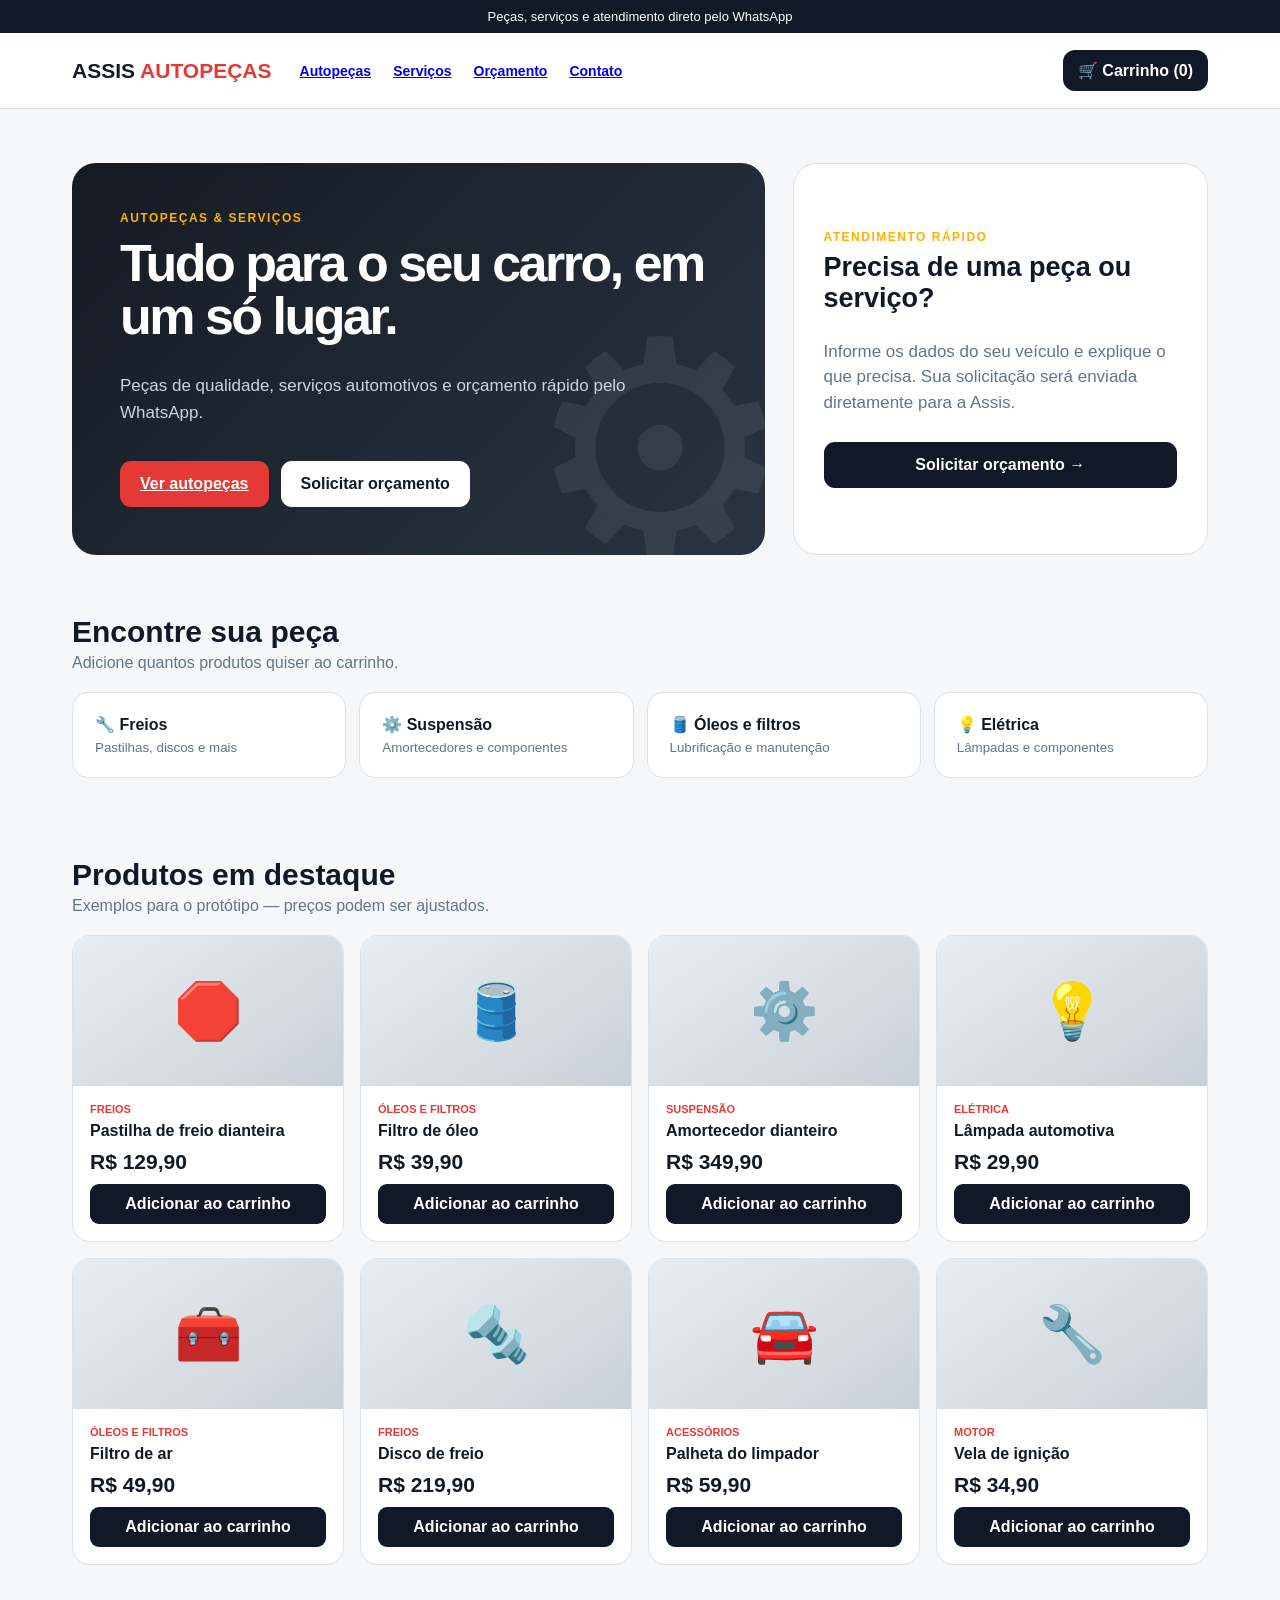
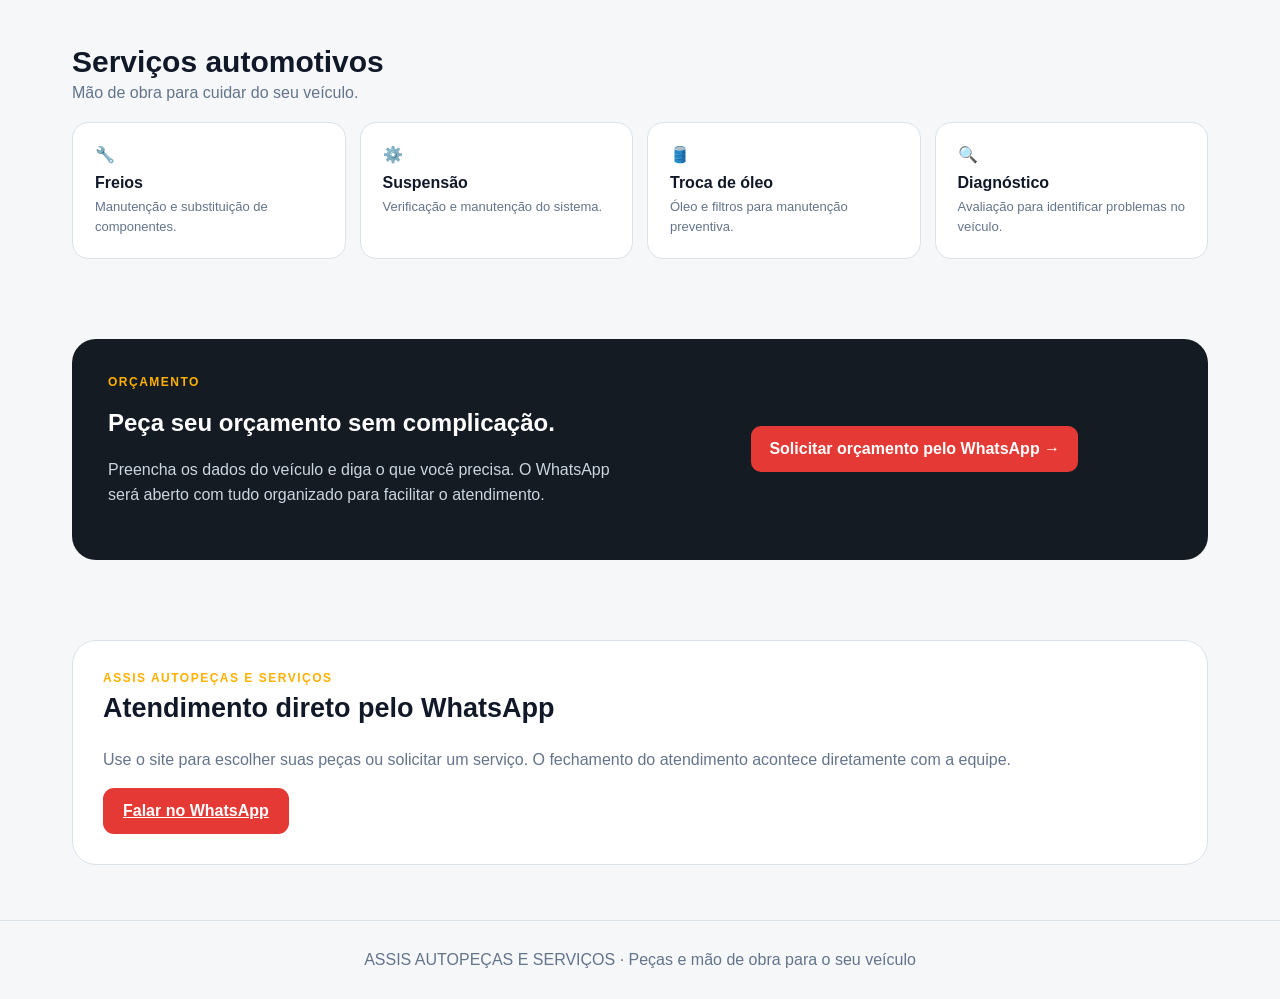
<file: assis-autopecas-prototipo.html>
<!doctype html><html lang="pt-BR"><head><meta charset="utf-8"><meta name="viewport" content="width=device-width,initial-scale=1"><title>Assis Autopeças e Serviços</title><style>
:root{color-scheme:light dark;--bg:light-dark(#f5f7f9,#0b0f13);--surface:light-dark(#fff,#121820);--surface2:light-dark(#eef2f5,#18212b);--text:light-dark(#111827,#f5f7fa);--muted:light-dark(#64748b,#9aa8b6);--line:light-dark(#dbe2e8,#263442);--accent:#e53935;--dark:#111827}*{box-sizing:border-box}body{margin:0;font-family:Inter,Arial,sans-serif;background:var(--bg);color:var(--text)}#app{min-height:100vh;background:var(--bg)}.top{background:#111827;color:#fff;text-align:center;padding:9px;font-size:13px}.nav{position:sticky;top:0;z-index:10;background:color-mix(in srgb,var(--surface) 94%,transparent);backdrop-filter:blur(12px);border-bottom:1px solid var(--line)}.navin{max-width:1180px;margin:auto;padding:17px 22px;display:flex;align-items:center;gap:28px}.logo{font-weight:900;font-size:21px}.logo span{color:var(--accent)}.links{display:flex;gap:22px;font-size:14px;font-weight:700;flex:1}.links a:hover{color:var(--accent)}button{border:0;cursor:pointer;font:inherit}.cart{background:var(--dark);color:#fff;border-radius:12px;padding:11px 15px;font-weight:800}.hero{max-width:1180px;margin:auto;padding:54px 22px 35px;display:grid;grid-template-columns:1.25fr .75fr;gap:28px}.heroMain{background:linear-gradient(135deg,#151b23,#293440);border-radius:24px;padding:48px;color:#fff;min-height:390px;display:flex;flex-direction:column;justify-content:center;position:relative;overflow:hidden}.heroMain:after{content:'⚙';position:absolute;right:-30px;bottom:-70px;font-size:300px;opacity:.07}.eyebrow{color:#ffb000;font-weight:900;text-transform:uppercase;letter-spacing:1.5px;font-size:12px}.hero h1{font-size:52px;line-height:1.02;letter-spacing:-2.5px;margin:12px 0}.hero p{color:#cbd5df;font-size:17px;max-width:570px;line-height:1.6}.actions{display:flex;gap:12px;margin-top:18px;flex-wrap:wrap}.primary{background:var(--accent);color:#fff;padding:14px 20px;border-radius:11px;font-weight:900}.secondary{background:#fff;color:#111827;padding:14px 20px;border-radius:11px;font-weight:900}.quote{background:var(--surface);border:1px solid var(--line);border-radius:24px;padding:30px;display:flex;flex-direction:column;justify-content:center}.quote h2{font-size:27px;margin:8px 0}.quote p{color:var(--muted);line-height:1.5}.quote button{background:#111827;color:#fff;padding:14px;border-radius:11px;font-weight:900;margin-top:10px}.section{max-width:1180px;margin:auto;padding:25px 22px 55px}.head{display:flex;align-items:end;justify-content:space-between;margin-bottom:20px}.head h2{font-size:30px;margin:0}.head p{color:var(--muted);margin:5px 0 0}.cats{display:grid;grid-template-columns:repeat(4,1fr);gap:13px}.cat{background:var(--surface);border:1px solid var(--line);border-radius:16px;padding:22px;font-weight:900}.cat small{display:block;color:var(--muted);font-weight:500;margin-top:6px}.products{display:grid;grid-template-columns:repeat(4,1fr);gap:16px}.product{background:var(--surface);border:1px solid var(--line);border-radius:18px;overflow:hidden}.pic{height:150px;background:linear-gradient(145deg,#e8edf1,#c9d1d8);display:grid;place-items:center;font-size:55px}.info{padding:17px}.tag{font-size:11px;color:var(--accent);font-weight:900;text-transform:uppercase}.product h3{font-size:16px;margin:7px 0}.price{font-size:21px;font-weight:900;margin:10px 0}.add{width:100%;background:#111827;color:#fff;padding:11px;border-radius:9px;font-weight:800}.services{display:grid;grid-template-columns:repeat(4,1fr);gap:14px}.service{background:var(--surface);border:1px solid var(--line);padding:22px;border-radius:16px}.service b{display:block;margin:10px 0 5px}.service span{color:var(--muted);font-size:13px;line-height:1.4}.budget{background:#151b23;color:#fff;border-radius:24px;padding:36px;display:grid;grid-template-columns:1fr 1fr;gap:35px}.budget p{color:#cbd5df;line-height:1.6}.budget button{background:var(--accent);color:#fff;padding:14px 18px;border-radius:10px;font-weight:900}.footer{border-top:1px solid var(--line);padding:30px 22px;color:var(--muted);text-align:center}.modal{position:fixed;inset:0;background:#0009;display:none;place-items:center;z-index:30;padding:18px}.modal.open{display:grid}.box{background:var(--surface);width:min(560px,100%);border-radius:20px;padding:25px;border:1px solid var(--line);max-height:90vh;overflow:auto}.boxhead{display:flex;justify-content:space-between;align-items:center}.close{background:var(--surface2);border-radius:9px;padding:7px 10px}.field{margin:14px 0}.field label{display:block;font-size:13px;font-weight:800;margin-bottom:6px}.field input,.field textarea{width:100%;padding:12px;border:1px solid var(--line);border-radius:9px;background:var(--surface2);color:var(--text)}.field textarea{min-height:85px;resize:vertical}.send{width:100%;background:#25d366;color:#fff;padding:14px;border-radius:10px;font-weight:900}.cartlist{display:grid;gap:10px}.cartrow{display:flex;justify-content:space-between;gap:10px;background:var(--surface2);padding:12px;border-radius:10px}.qty button{padding:3px 8px;border-radius:6px;background:var(--surface);color:var(--text)}@media(max-width:850px){.hero{grid-template-columns:1fr}.hero h1{font-size:40px}.cats,.products{grid-template-columns:repeat(2,1fr)}.services{grid-template-columns:repeat(2,1fr)}.budget{grid-template-columns:1fr}.links{display:none}}@media(max-width:520px){.cats,.products,.services{grid-template-columns:1fr}.hero{padding-top:25px}.heroMain{padding:30px}.navin{padding:14px 16px}.section{padding-left:16px;padding-right:16px}}
</style></head><body><div id="app"><div class="top">Peças, serviços e atendimento direto pelo WhatsApp</div><nav class="nav"><div class="navin"><div class="logo">ASSIS <span>AUTOPEÇAS</span></div><div class="links"><a href="#loja">Autopeças</a><a href="#servicos">Serviços</a><a href="#orcamento">Orçamento</a><a href="#contato">Contato</a></div><button class="cart" onclick="openCart()">🛒 Carrinho (<span id="count">0</span>)</button></div></nav><main>
<section class="hero"><div class="heroMain"><div class="eyebrow">Autopeças & serviços</div><h1>Tudo para o seu carro, em um só lugar.</h1><p>Peças de qualidade, serviços automotivos e orçamento rápido pelo WhatsApp.</p><div class="actions"><a class="primary" href="#loja">Ver autopeças</a><button class="secondary" onclick="openBudget()">Solicitar orçamento</button></div></div><div class="quote"><div class="eyebrow">Atendimento rápido</div><h2>Precisa de uma peça ou serviço?</h2><p>Informe os dados do seu veículo e explique o que precisa. Sua solicitação será enviada diretamente para a Assis.</p><button onclick="openBudget()">Solicitar orçamento →</button></div></section>
<section class="section" id="loja"><div class="head"><div><h2>Encontre sua peça</h2><p>Adicione quantos produtos quiser ao carrinho.</p></div></div><div class="cats"><div class="cat">🔧 Freios<small>Pastilhas, discos e mais</small></div><div class="cat">⚙️ Suspensão<small>Amortecedores e componentes</small></div><div class="cat">🛢️ Óleos e filtros<small>Lubrificação e manutenção</small></div><div class="cat">💡 Elétrica<small>Lâmpadas e componentes</small></div></div></section>
<section class="section"><div class="head"><div><h2>Produtos em destaque</h2><p>Exemplos para o protótipo — preços podem ser ajustados.</p></div></div><div class="products" id="products"></div></section>
<section class="section" id="servicos"><div class="head"><div><h2>Serviços automotivos</h2><p>Mão de obra para cuidar do seu veículo.</p></div></div><div class="services"><div class="service">🔧<b>Freios</b><span>Manutenção e substituição de componentes.</span></div><div class="service">⚙️<b>Suspensão</b><span>Verificação e manutenção do sistema.</span></div><div class="service">🛢️<b>Troca de óleo</b><span>Óleo e filtros para manutenção preventiva.</span></div><div class="service">🔍<b>Diagnóstico</b><span>Avaliação para identificar problemas no veículo.</span></div></div></section>
<section class="section" id="orcamento"><div class="budget"><div><div class="eyebrow">Orçamento</div><h2>Peça seu orçamento sem complicação.</h2><p>Preencha os dados do veículo e diga o que você precisa. O WhatsApp será aberto com tudo organizado para facilitar o atendimento.</p></div><div style="display:flex;align-items:center;justify-content:center"><button onclick="openBudget()">Solicitar orçamento pelo WhatsApp →</button></div></div></section>
<section class="section" id="contato"><div class="quote"><div class="eyebrow">Assis Autopeças e Serviços</div><h2>Atendimento direto pelo WhatsApp</h2><p>Use o site para escolher suas peças ou solicitar um serviço. O fechamento do atendimento acontece diretamente com a equipe.</p><a class="primary" href="https://wa.me/5541999141210" target="_blank" style="display:inline-block;width:max-content">Falar no WhatsApp</a></div></section></main><footer class="footer">ASSIS AUTOPEÇAS E SERVIÇOS · Peças e mão de obra para o seu veículo</footer></div>
<div class="modal" id="modal"><div class="box"><div class="boxhead"><h2 id="modalTitle">Solicitar orçamento</h2><button class="close" onclick="closeModal()">✕</button></div><div id="modalBody"></div></div></div>
<script>
const WA='5541999141210';let cart=[];const products=[['Pastilha de freio dianteira','Freios','R$ 129,90','🛑'],['Filtro de óleo','Óleos e filtros','R$ 39,90','🛢️'],['Amortecedor dianteiro','Suspensão','R$ 349,90','⚙️'],['Lâmpada automotiva','Elétrica','R$ 29,90','💡'],['Filtro de ar','Óleos e filtros','R$ 49,90','🧰'],['Disco de freio','Freios','R$ 219,90','🔩'],['Palheta do limpador','Acessórios','R$ 59,90','🚘'],['Vela de ignição','Motor','R$ 34,90','🔧']];
function render(){document.getElementById('products').innerHTML=products.map((p,i)=>`<div class="product"><div class="pic">${p[3]}</div><div class="info"><div class="tag">${p[1]}</div><h3>${p[0]}</h3><div class="price">${p[2]}</div><button class="add" onclick="add(${i})">Adicionar ao carrinho</button></div></div>`).join('');document.getElementById('count').textContent=cart.reduce((a,x)=>a+x.q,0)}
function add(i){let x=cart.find(x=>x.i===i);x?x.q++:cart.push({i,q:1});render();toast('Produto adicionado ao carrinho');}
function openCart(){document.getElementById('modalTitle').textContent='Seu carrinho';let b=document.getElementById('modalBody');if(!cart.length){b.innerHTML='<p>Seu carrinho está vazio.</p><button class="primary" onclick="closeModal()">Continuar comprando</button>';document.getElementById('modal').classList.add('open');return}b.innerHTML='<div class="cartlist">'+cart.map((x,k)=>`<div class="cartrow"><div><b>${products[x.i][0]}</b><br><small>${products[x.i][2]}</small></div><div class="qty"><button onclick="change(${k},-1)">−</button> ${x.q} <button onclick="change(${k},1)">+</button></div></div>`).join('')+'</div><br><button class="send" onclick="cartWA()">Finalizar pelo WhatsApp</button>';document.getElementById('modal').classList.add('open')}
function change(k,d){cart[k].q+=d;if(cart[k].q<=0)cart.splice(k,1);render();openCart()}
function cartWA(){let msg='Olá! Gostaria de solicitar um orçamento/compra das seguintes peças:%0A%0A'+cart.map(x=>'• '+products[x.i][0]+' — '+x.q+' unidade(s)').join('%0A')+'%0A%0AGostaria de confirmar disponibilidade e valor.';window.open('https://wa.me/'+WA+'?text='+msg,'_blank')}
function openBudget(){document.getElementById('modalTitle').textContent='Solicitar orçamento';document.getElementById('modalBody').innerHTML='<div class="field"><label>Seu nome</label><input id="n" placeholder="Digite seu nome"></div><div class="field"><label>Modelo do carro</label><input id="m" placeholder="Ex.: Chevrolet Onix 1.0"></div><div class="field"><label>Ano</label><input id="y" placeholder="Ex.: 2022"></div><div class="field"><label>O que você precisa?</label><textarea id="s" placeholder="Ex.: Troca de pastilhas de freio, revisão, peça específica..."></textarea></div><button class="send" onclick="budgetWA()">Enviar orçamento pelo WhatsApp →</button>';document.getElementById('modal').classList.add('open')}
function budgetWA(){let n=document.getElementById('n').value.trim(),m=document.getElementById('m').value.trim(),y=document.getElementById('y').value.trim(),s=document.getElementById('s').value.trim();if(!n||!m||!y||!s){alert('Preencha todos os campos para continuar.');return}let msg=`Olá! Gostaria de solicitar um orçamento.%0A%0ANome: ${encodeURIComponent(n)}%0AVeículo: ${encodeURIComponent(m)}%0AAno: ${encodeURIComponent(y)}%0ASolicitação: ${encodeURIComponent(s)}%0A%0AAguardo o orçamento. Obrigado!`;window.open('https://wa.me/'+WA+'?text='+msg,'_blank')}
function closeModal(){document.getElementById('modal').classList.remove('open')}function toast(t){const x=document.createElement('div');x.textContent=t;x.style='position:fixed;bottom:22px;right:22px;background:#111827;color:#fff;padding:13px 17px;border-radius:10px;z-index:50;font-weight:800';document.body.appendChild(x);setTimeout(()=>x.remove(),1600)}render();
</script></body></html>
</file>
